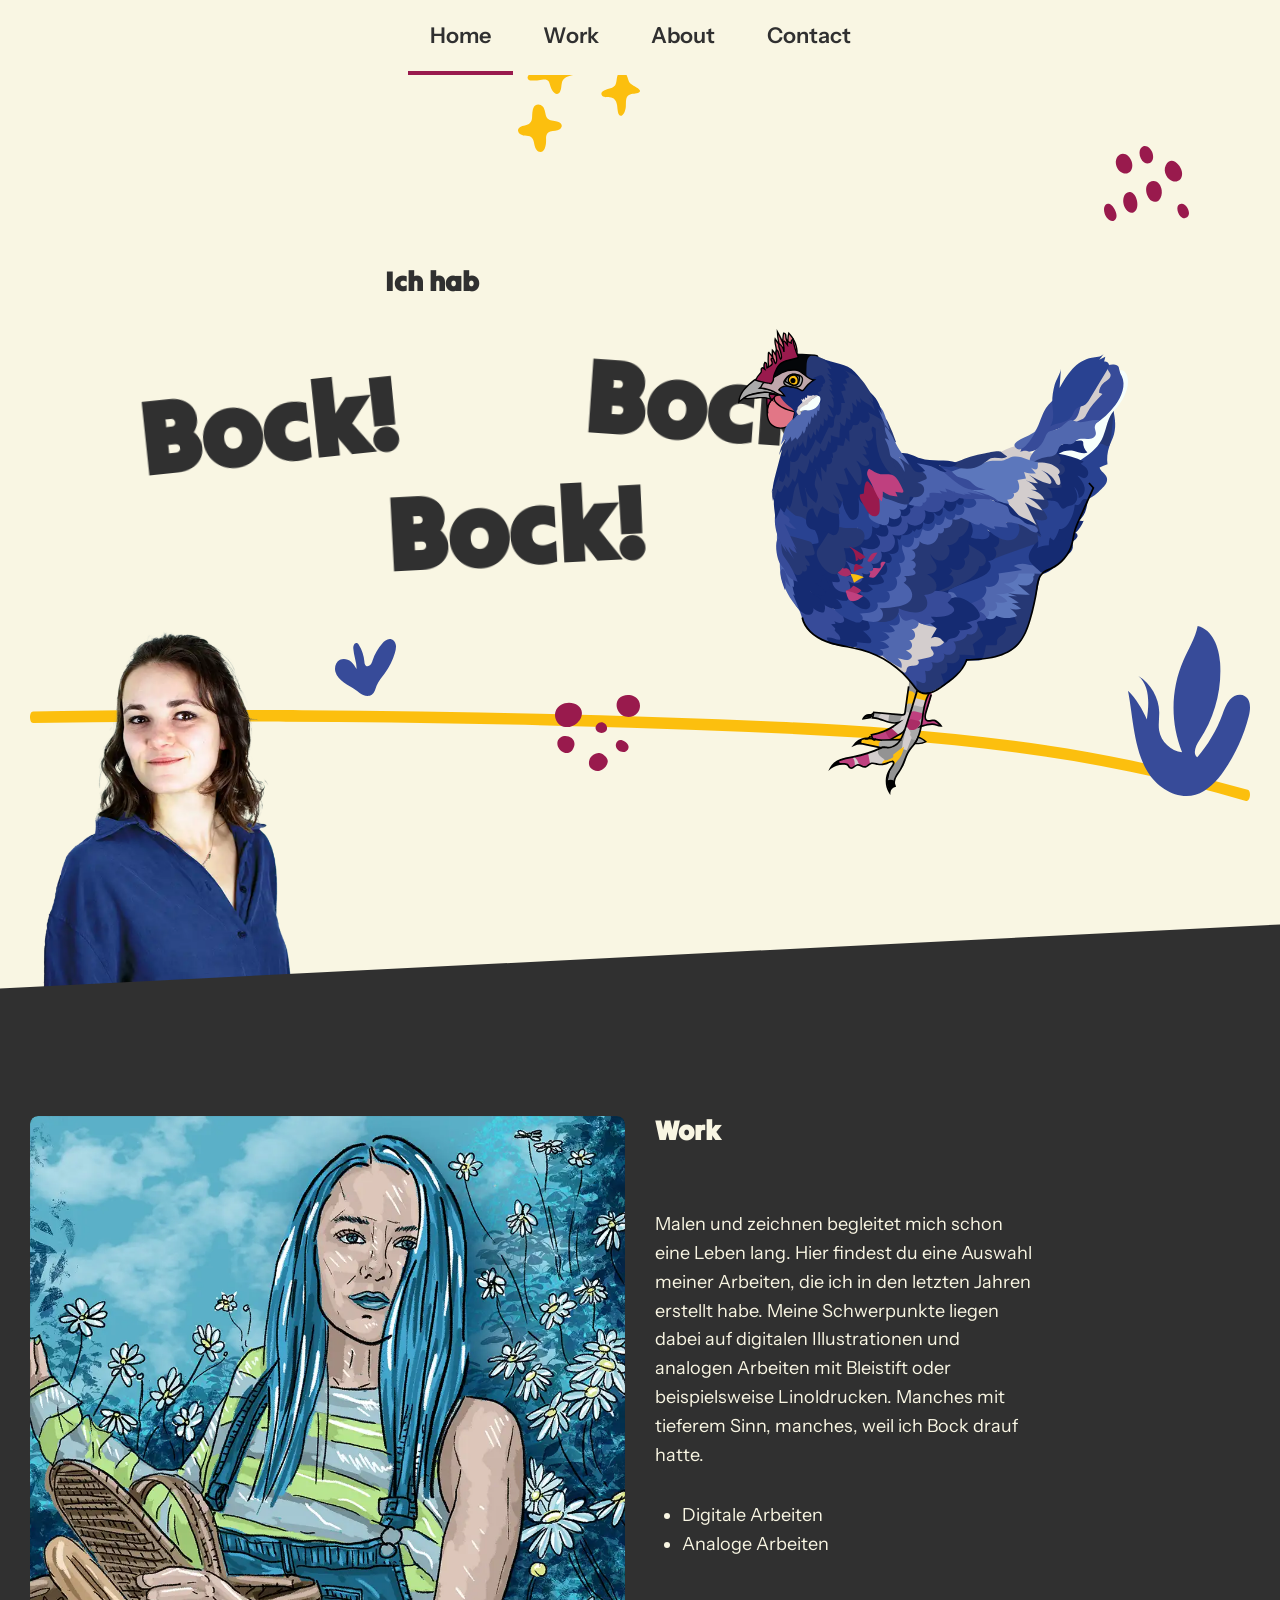
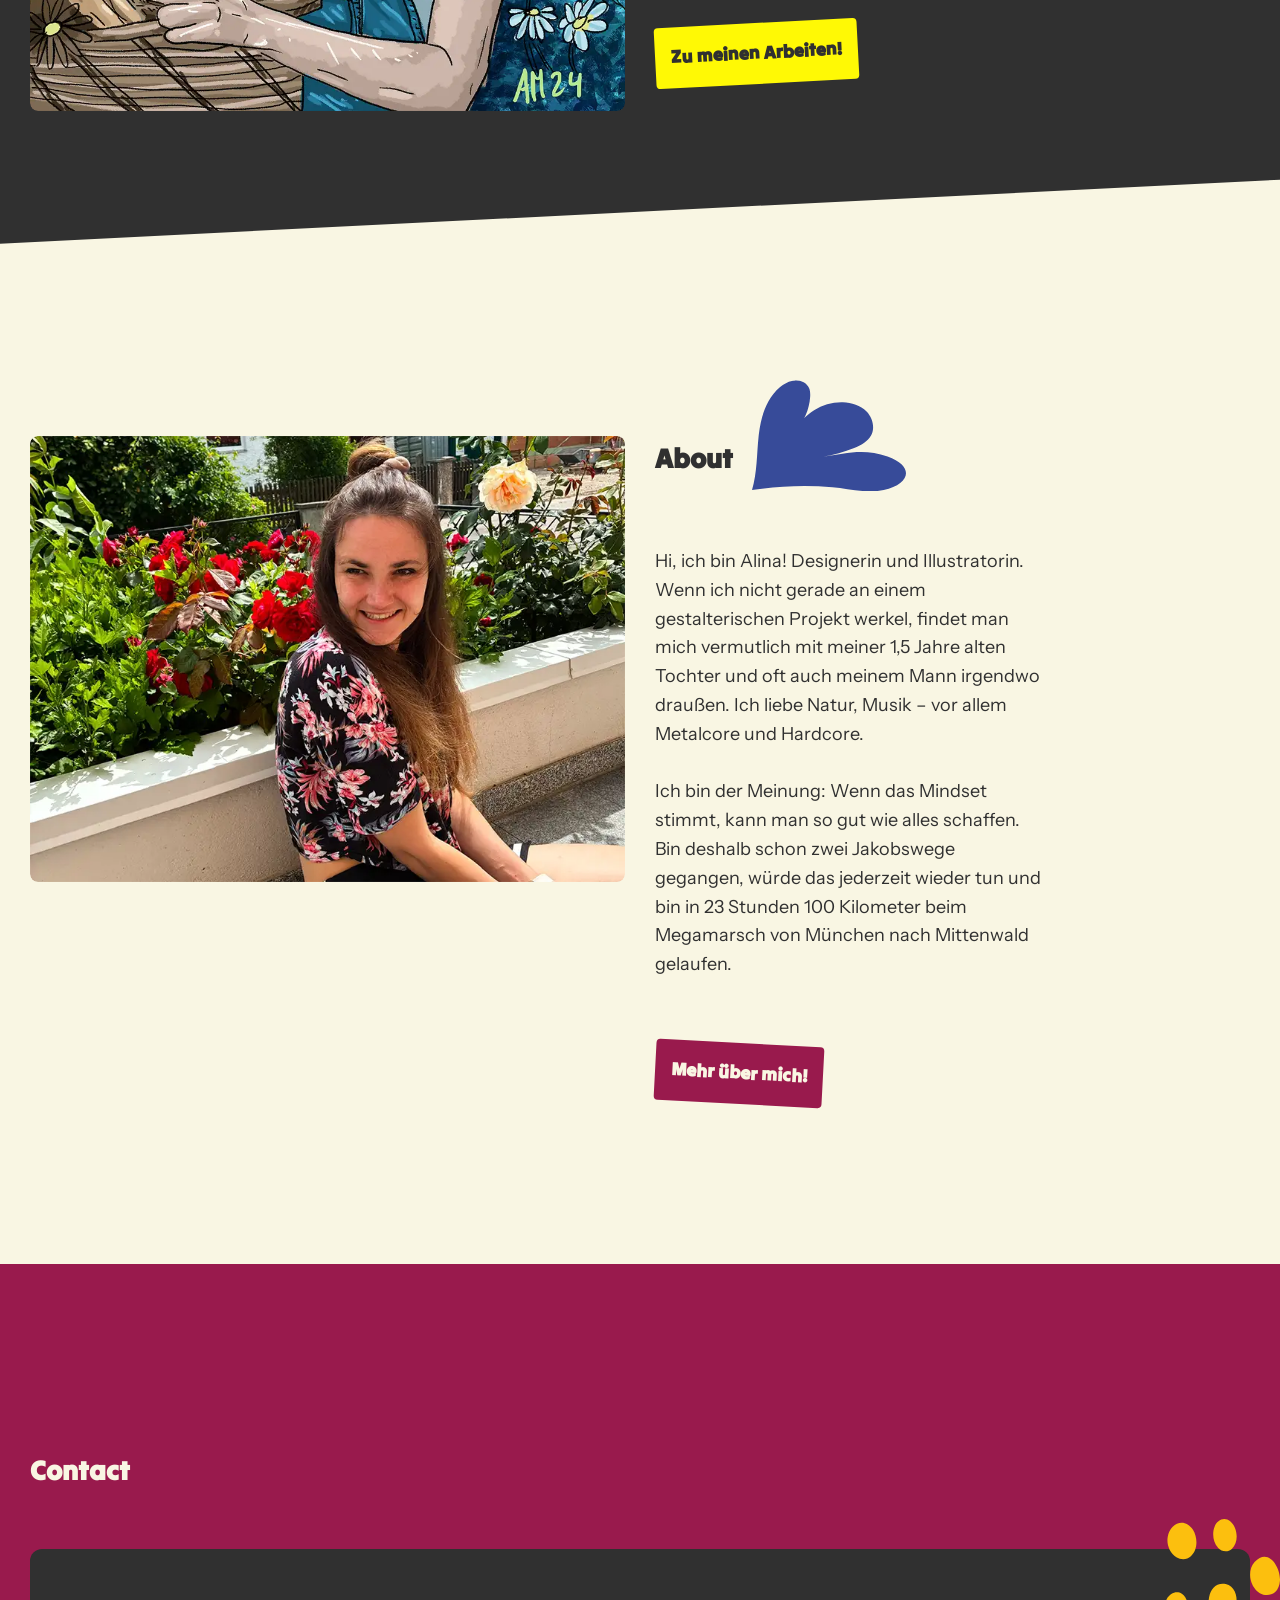
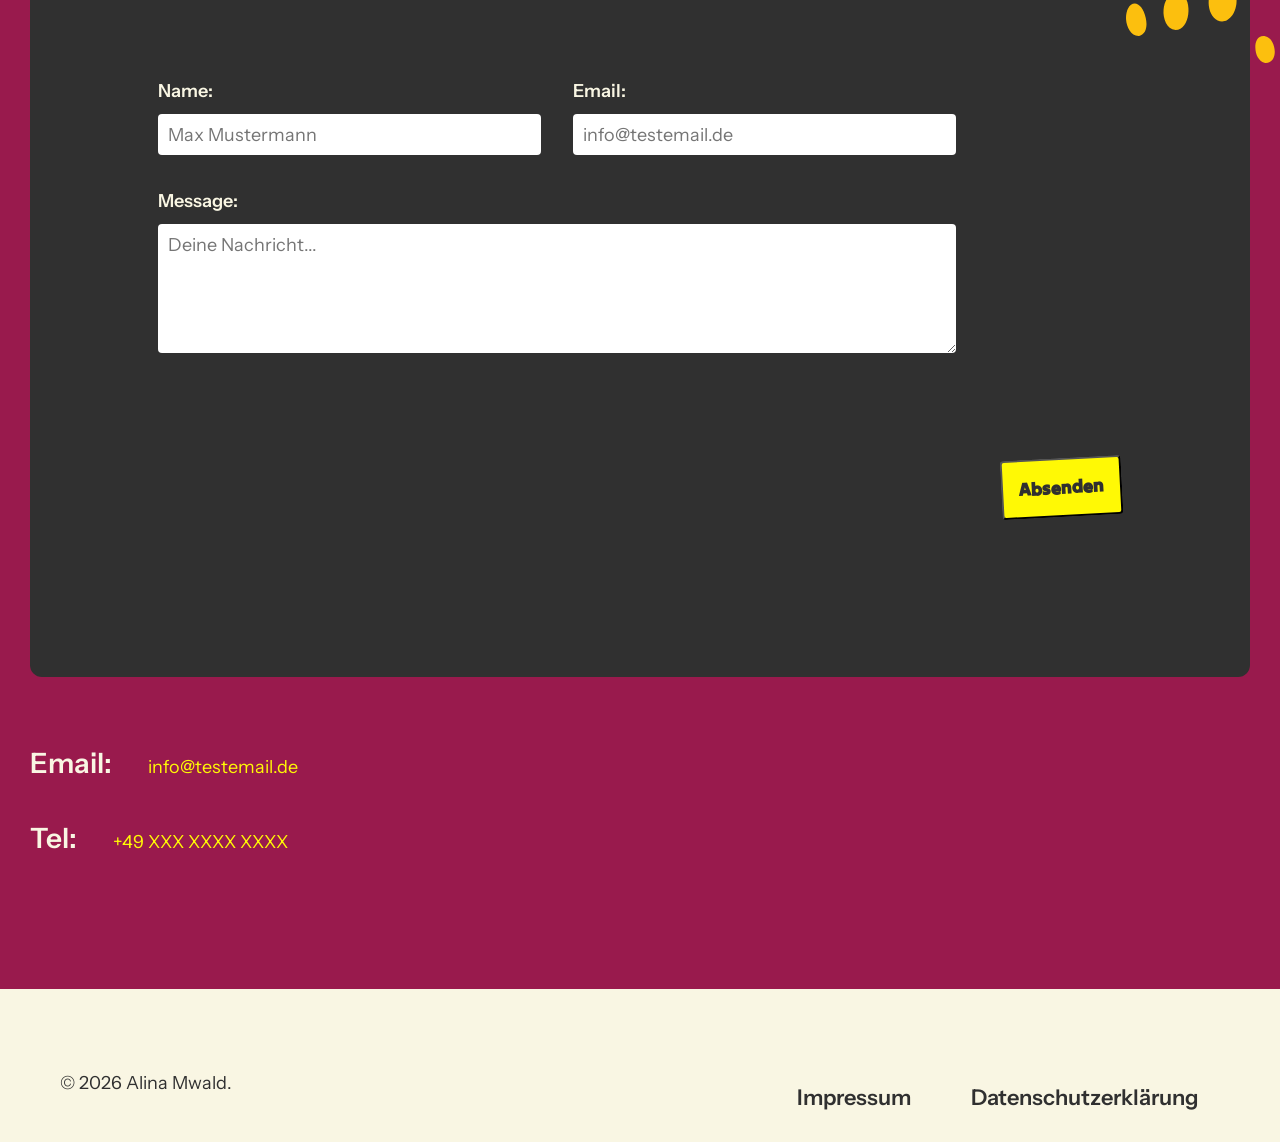
<file: index.html>
<!DOCTYPE html>
<html lang="de">

<head>
    <meta charset="UTF-8">
    <meta name="viewport" content="width=device-width, initial-scale=1.0">
    <meta name="description"
        content="Portfolio von Alina Mald – digitale Illustrationen, analoge Kunst und persönliche Einblicke in kreative Projekte und Inspirationen.">

    <title>Alinas Kunst & Illustration</title>
    <link rel="stylesheet" href="css/main.css">
    <link rel="stylesheet" href="https://cdnjs.cloudflare.com/ajax/libs/font-awesome/4.7.0/css/font-awesome.min.css">
    <script src="js/script.js" defer></script>

    <link rel="icon" href="static/favicon/favicon.ico" sizes="any">
    <link rel="icon" href="static/favicon/favicon.svg" type="image/svg+xml">
    <link rel="apple-touch-icon" href="static/favicon/apple-touch-icon.png">
    <link rel="manifest" href="static/favicon/site.webmanifest">
    <meta name="theme-color" content="#F9F6E3">
</head>

<body>
    <header id="top">
    </header>

    <!-- Main Content -->
    <main>
        <!-- Hero Section -->
        <section class="bg-light" id="hero">
            <div class="container">
                <div class="row">
                    <div class="col-8">
                        <h1 class="hero-heading">Ich hab
                            <span class="word word-1">Bock!</span>
                            <span class="word word-2">Bock!</span>
                            <span class="word word-3">Bock!</span>
                        </h1>
                    </div>
                </div>

                <div class="hero-visual">

                    <img src="static/img/index/hero-person.webp" class="hero-person"
                        alt="Die Künstlerin mit verschränkten Armen, lächelnd">
                    <img src="static/img/index/hero-chicken.svg" class="hero-chicken" alt="Buntes illustriertes Huhn">
                    <img src="static/img/deko/hero-line.svg" class="hero-line" alt="Linie als Boden unter dem Huhn">

                    <!--Decorative Elements, can also be removed, no alt-text needed -->
                    <img src="static/img/deko/stars.svg" class="deco deco-star-1" alt="" aria-hidden="true">
                    <img src="static/img/deko/blobs-pink-1.svg" class="deco deco-blob-1" alt="" aria-hidden="true">
                    <img src="static/img/deko/blobs-pink-2.svg" class="deco deco-blob-2" alt="" aria-hidden="true">
                    <img src="static/img/deko/plant-blue-2.svg" class="deco deco-plant-2" alt="" aria-hidden="true">
                    <img src="static/img/deko/plant-blue-3.svg" class="deco deco-plant-3" alt="" aria-hidden="true">

                </div>

            </div>
        </section>

        <!-- Work Section -->
        <section class="bg-dark slanted-section text-light" id="workOverview">
            <div class="container">
                <div class="row">
                    <div class="col-6 col-tablet-12">
                        <a href="work.html" class="image-wrapper">
                            <img src="static/img/index/work-overview_daisies-longhair-picnic.webp"
                                alt="Digitale Illustration einer Frau die einen korb hält und vor einer Blumenwiese steht">
                        </a>
                    </div>
                    <div class="col-4 col-tablet-12 text-content">
                        <h2 class="text-light section-title">Work</h2>
                        <p>Malen und zeichnen begleitet mich schon eine Leben lang. Hier findest du eine Auswahl meiner
                            Arbeiten, die ich in den letzten Jahren erstellt habe. Meine Schwerpunkte liegen dabei auf
                            digitalen Illustrationen und analogen Arbeiten mit Bleistift oder beispielsweise
                            Linoldrucken. Manches mit tieferem Sinn, manches, weil ich Bock drauf hatte.</p>
                        </p>
                        <ul>
                            <li>Digitale Arbeiten</li>
                            <li>Analoge Arbeiten</li>
                        </ul>
                        <a href="work.html" class="btn btn-primary">
                            Zu meinen Arbeiten!
                            <span class="sr-only"> – Portfolio ansehen</span>
                        </a>
                    </div>
                </div>
            </div>
        </section>

        <!-- About Section -->
        <section class="bg-light">
            <div class="container">
                <div class="row">
                    <div class="col-6 col-tablet-12">
                        <a href="about.html" class="image-wrapper">
                            <img src="static/img/index/about-overview_alina.webp"
                                alt="Porträt von Alina sitzend vor Blumen">
                        </a>
                    </div>

                    <div class="col-4 col-tablet-12">

                        <div class="about-heading">
                            <h2 class="section-title">About</h2>
                            <!--Decorative Elements, can also be removed, no alt-text needed -->
                            <img src="static/img/deko/plant-blue-1.svg" alt="" aria-hidden="true"
                                class="deco-plant-about-overview">
                        </div>

                        <p>
                            Hi, ich bin Alina! Designerin und Illustratorin.
                            Wenn ich nicht gerade an einem gestalterischen Projekt werkel, findet man mich vermutlich
                            mit meiner 1,5 Jahre alten Tochter und oft auch meinem Mann irgendwo draußen.
                            Ich liebe Natur, Musik – vor allem Metalcore und Hardcore. <br><br>
                            Ich bin der Meinung: Wenn das Mindset stimmt, kann man so gut wie alles schaffen.
                            Bin deshalb schon zwei Jakobswege gegangen, würde das jederzeit wieder tun und bin in 23
                            Stunden 100 Kilometer beim Megamarsch von München nach Mittenwald gelaufen.
                        </p>

                        <a href="about.html" class="btn btn-secondary">
                            Mehr über mich!
                        </a>

                    </div>
                </div>
            </div>
            </div>
        </section>

        <!-- Contact Section -->
        <section class="bg-primary text-light" id="contact">
            <div class="container">

                <div class="row">
                    <div class="col-12">
                        <h2 class="section-title">Contact</h2>
                    </div>
                </div>

                <div class="contact-card">

                    <!--Decorative Elements, can also be removed, no alt-text needed -->
                    <img src="static/img/deko/blob-yellow.svg" alt="" aria-hidden="true"
                        class="deco contact-deco deco-wiggle">

                    <form class="contact-form row">

                        <div class="col-5 col-tablet-12">

                            <label for="name">Name:</label>
                            <input id="name" name="name" type="text" autocomplete="name" required aria-required="true"
                                placeholder="Max Mustermann" required>
                        </div>

                        <div class="col-5 col-tablet-12">
                            <label for="email">Email:</label>
                            <input id="email" name="email" type="email" autocomplete="email" required
                                aria-required="true" placeholder="info@testemail.de" required>

                        </div>

                        <div class="col-10 col-tablet-12">
                            <label for="message" name="message">Message:</label>
                            <textarea id="message" rows="5" autocomplete="off"
                                placeholder="Deine Nachricht..."></textarea>
                        </div>

                        <div class="col-12 contact-actions">
                            <button class="btn btn-primary" type="submit">Absenden</button>
                        </div>

                    </form>

                </div>


                <div class="row">
                    <div class="col-12">
                        <adress class="contact-label">Email:</adress>
                        <a href="mailto:info@testemail.de">info@testemail.de</a>
                    </div>
                    <div class="col-12">
                        <adress class="contact-label"> Tel:</adress>
                        <a href="tel:+49xxxxxxxxxxx"> +49 XXX XXXX XXXX </a>
                    </div>
                </div>
            </div>
        </section>
    </main>

    <footer class="container">
    </footer>

</body>

</html>
</file>
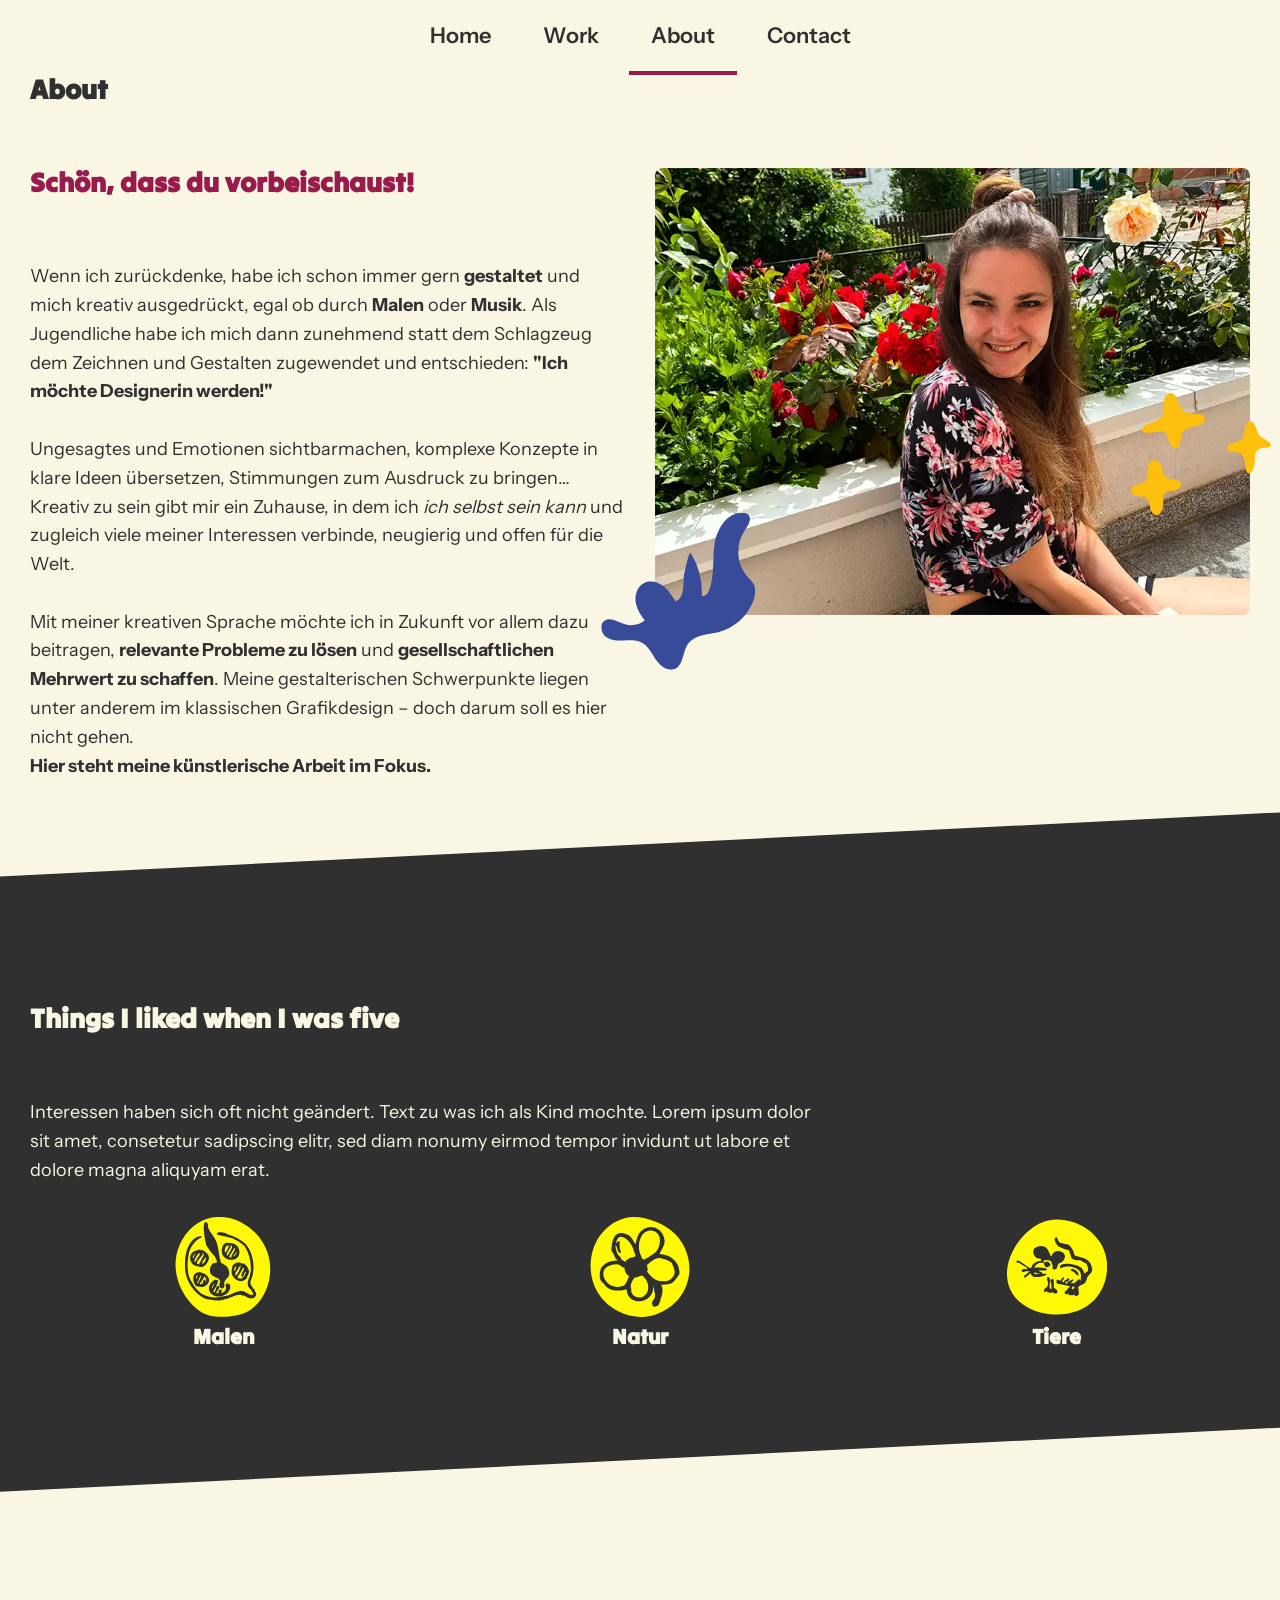
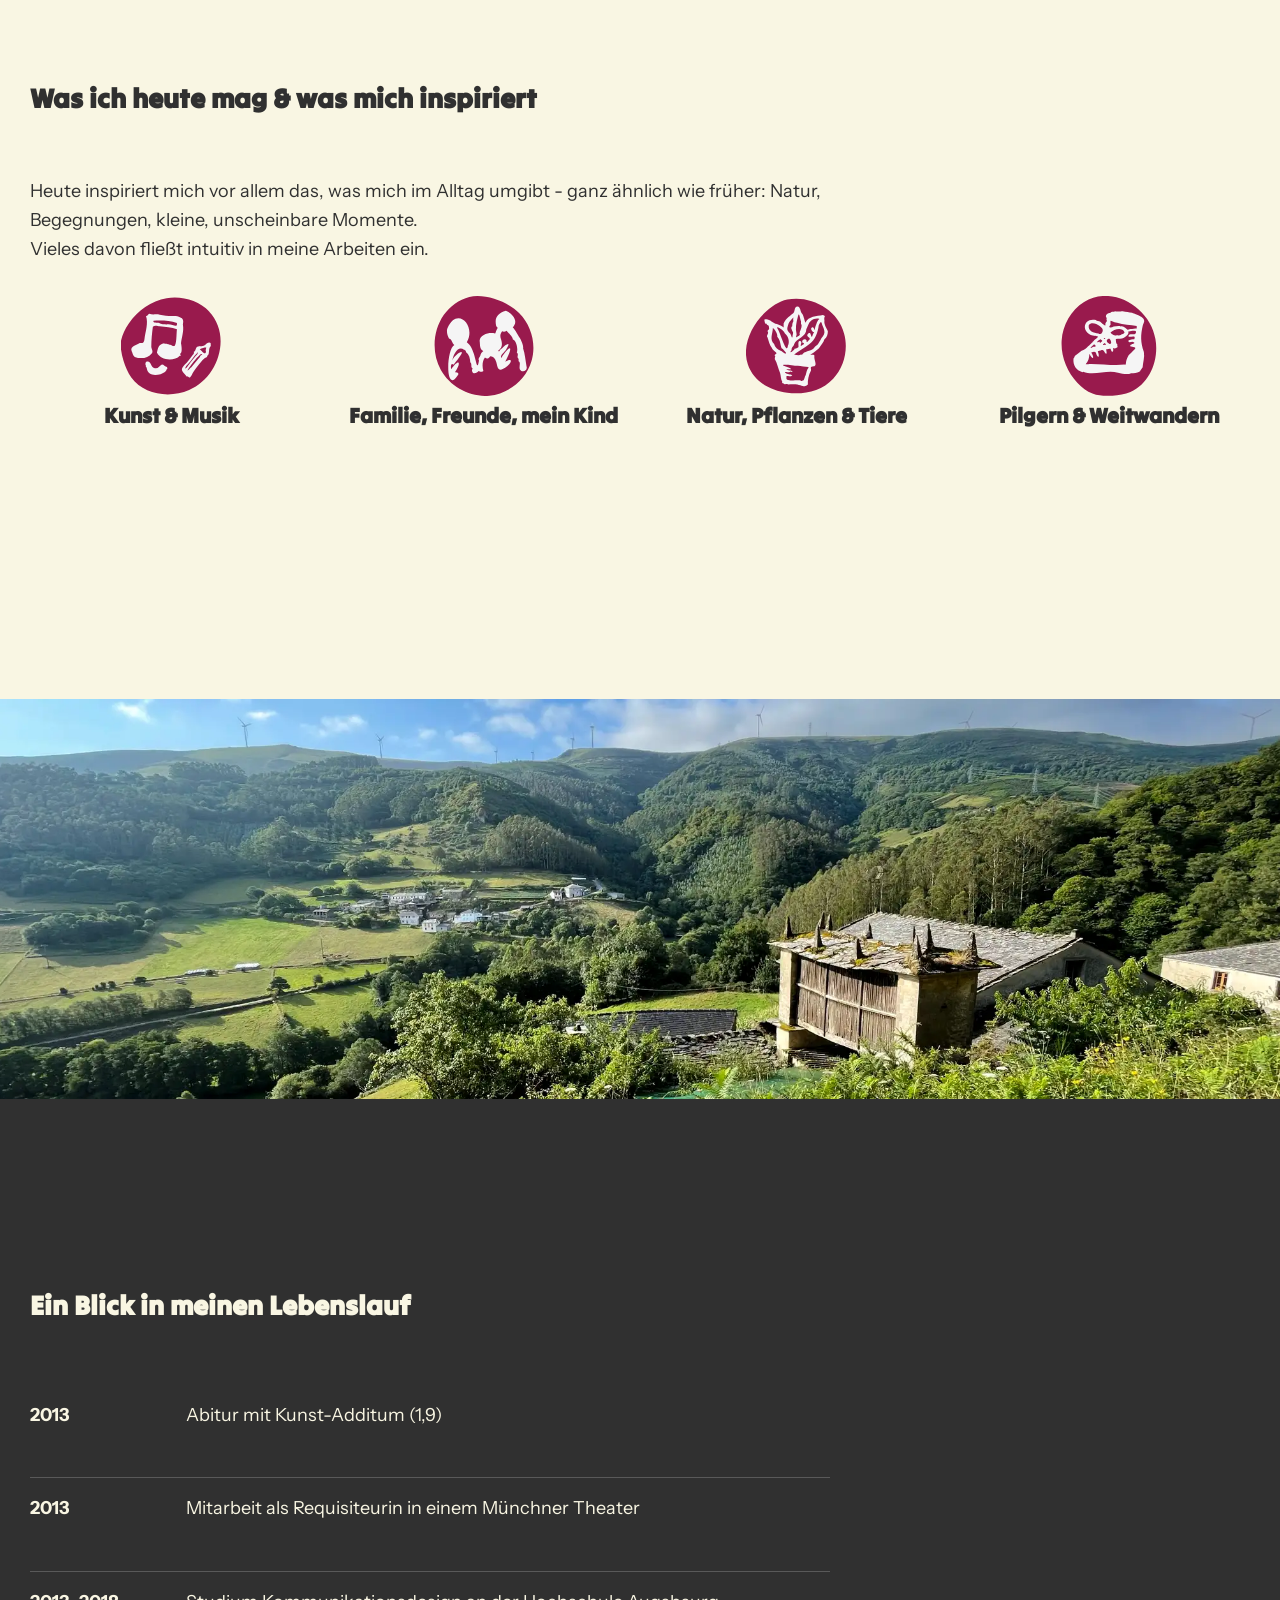
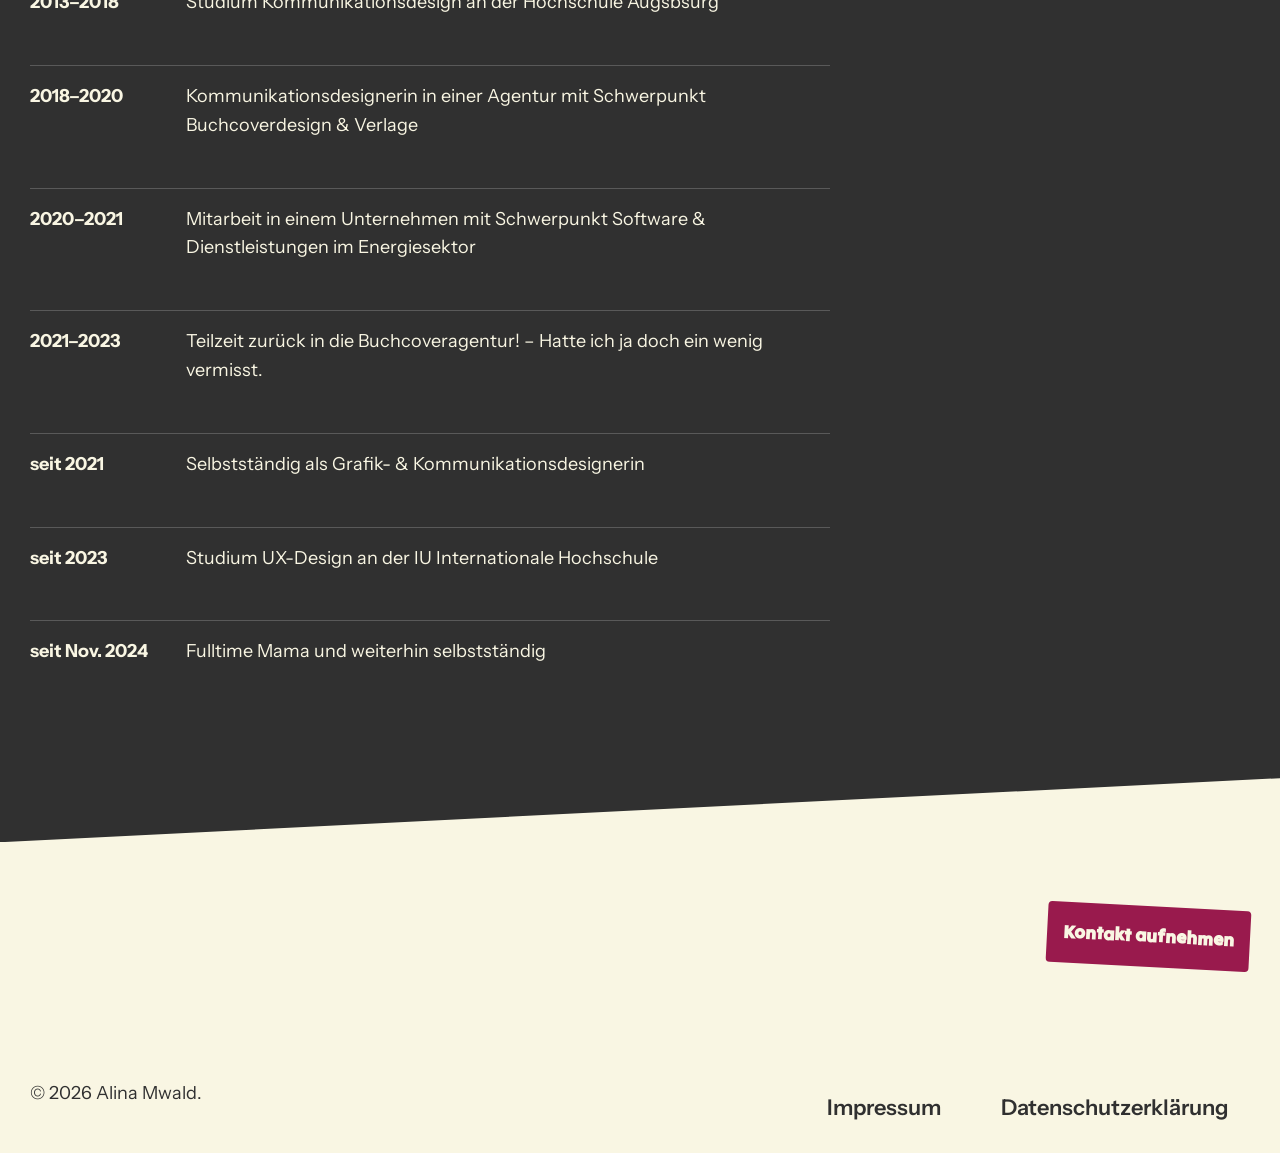
<file: about.html>
<!DOCTYPE html>
<html lang="de">

<head>
    <meta charset="UTF-8">
    <meta name="viewport" content="width=device-width, initial-scale=1.0">
    <meta name="description"
        content="Alina Mirwald – Designerin, Illustratorin und kreative Alltagsentdeckerin mit Leidenschaft für Kunst, Natur und Geschichten.">

    <title>Persönliche Informationen über die Künstlerin</title>
    <link rel="stylesheet" href="css/main.css">
    <link rel="stylesheet" href="https://cdnjs.cloudflare.com/ajax/libs/font-awesome/4.7.0/css/font-awesome.min.css">
    <script src="js/script.js" defer></script>

    <link rel="icon" href="static/favicon/favicon.ico" sizes="any">
    <link rel="icon" href="static/favicon/favicon.svg" type="image/svg+xml">
    <link rel="apple-touch-icon" href="static/favicon/apple-touch-icon.png">
    <link rel="manifest" href="static/favicon/site.webmanifest">
    <meta name="theme-color" content="#F9F6E3">
</head>

<body>
    <header id="top">
    </header>

    <!-- Main Content -->
    <main>
        <section class="container wrapper">
            <h1 class="col-12 h1-subpage">About</h1>
            <div class="row">
                <div class="col-4 col-tablet-12 special-breakpoint text-content">
                    <h2 class="section-title text-pink">Schön, dass du vorbeischaust!</h2>
                    <p>
                        Wenn ich zurückdenke, habe ich schon immer gern <strong>gestaltet</strong> und mich kreativ
                        ausgedrückt, egal ob durch <strong>Malen</strong> oder <strong>Musik</strong>.
                        Als Jugendliche habe ich mich dann zunehmend statt dem Schlagzeug dem Zeichnen und
                        Gestalten zugewendet und entschieden:
                        <strong>"Ich möchte Designerin werden!"</strong><br><br>

                        Ungesagtes und Emotionen sichtbarmachen, komplexe Konzepte in
                        klare Ideen übersetzen, Stimmungen zum Ausdruck zu bringen…
                        Kreativ zu sein gibt mir ein Zuhause, in dem ich <em>ich selbst sein kann</em> und zugleich
                        viele meiner Interessen verbinde, neugierig und offen für die Welt.<br><br>

                        Mit meiner kreativen Sprache möchte ich in Zukunft vor allem dazu beitragen, <strong>relevante
                            Probleme zu lösen</strong> und <strong>gesellschaftlichen Mehrwert zu schaffen</strong>.
                        Meine gestalterischen Schwerpunkte liegen unter anderem im klassischen Grafikdesign – doch darum
                        soll es hier nicht gehen.<br>
                        <strong>Hier steht meine künstlerische Arbeit im Fokus.</strong>
                    </p>

                </div>

                <div class="col-8 col-tablet-12 special-breakpoint">
                    <div class="image-wrapper">
                        <img src="static/img/index/about-overview_alina.webp" alt="Porträt von Alina sitzend vor Blumen"
                            loading="lazy">
                    </div>

                    <!--Decorative Element, can also be removed, no alt-text needed-->
                    <div class="wrapper">
                        <img src="static/img/deko/plant-blue-4.svg" alt="" class="deco deco-plant-about deco-wiggle"
                            aria-hidden="true">
                    </div>
                    <div class="wrapper">
                        <img src="static/img/deko/stars.svg" alt="" class="deco deco-stars-about" aria-hidden="true">
                    </div>
                </div>

            </div>
        </section>

        <!-- Interests as a child section -->
        <section class="bg-dark slanted-section text-light">
            <div class="container">
                <div class="row">
                    <div class="col-8">
                        <h2 lang="en" class="section-title">Things I liked when I was five</h2>
                        <p>Interessen haben sich oft nicht geändert.
                            Text zu was ich als Kind mochte.
                            Lorem ipsum dolor sit amet, consetetur sadipscing elitr,
                            sed diam nonumy eirmod tempor invidunt ut labore et dolore
                            magna aliquyam erat.</p>
                    </div>
                </div>

                <ul class="row interests-list">
                    <li class="col-4">
                        <article class="interest">
                            <img src="static/icons/icon-paint-yellow.svg"
                                alt="Icon eines Pinsels und einer Farbpalette">
                            <h3>Malen</h3>
                        </article>
                    </li>
                    <li class="col-4">
                        <article class="interest">
                            <img src="static/icons/icon-play-in-nature-yellow.svg" alt="Icon einer Blume">
                            <h3>Natur</h3>
                        </article>
                    </li>
                    <li class="col-4">
                        <article class="interest">
                            <img src="static/icons/icon-animals-yellow.svg" alt="Icon eines Tieres">
                            <h3>Tiere</h3>
                        </article>
                    </li>
                </ul>

            </div>
        </section>

        <!-- Interests and Inspirations now -->
        <section>
            <div class="container">
                <div class="row">
                    <div class="col-8">
                        <h2 class="section-title">Was ich heute mag & was mich inspiriert</h2>
                        <p>
                            Heute inspiriert mich vor allem das, was mich im Alltag umgibt - ganz ähnlich wie früher:
                            Natur, Begegnungen, kleine, unscheinbare Momente. <br>
                            Vieles davon fließt intuitiv in meine Arbeiten ein.
                        </p>
                        </p>
                    </div>
                </div>

                <ul class="row interests-list">
                    <li class="col-4 col-desktop-3">
                        <article class="interest">
                            <img src="static/icons/icon-art-music-pink.svg"
                                alt="Icon einer Note als Augen mit lächendem Mund">
                            <h3>Kunst & Musik</h3>
                        </article>
                    </li>
                    <li class="col-4 col-desktop-3">
                        <article class="interest">
                            <img src="static/icons/icon-social-contacts-pink.svg" alt="Icon einer Familie">
                            <h3>Familie, Freunde, mein Kind</h3>
                        </article>
                    </li>
                    <li class="col-4 col-desktop-3">
                        <article class="interest">
                            <img src="static/icons/icon-nature-animals-pink.svg" alt="Icon einer Pflanze">
                            <h3>Natur, Pflanzen & Tiere</h3>
                        </article>
                    </li>
                    <li class="col-4 col-desktop-3">
                        <article class="interest">
                            <img src="static/icons/icon-hiking-pilgrimage-pink.svg" alt="Icon von Wanderschuhen">
                            <h3>Pilgern & Weit&shywandern</h3>
                        </article>
                    </li>
                </ul>

            </div>
        </section>

        <section class="hero-img-fullscreen">
            <img src="static/img/about/camino-de-santiago-mondonedo.webp" class="hero-img"
                alt="Aussicht über die Kleinstadt Mondoñedo auf dem Jakobsweg (Camino del Norte)" loading="lazy">
        </section>


        <!-- Lebenslauf -->
        <section class="bg-dark slanted-bottom cv-section">
            <div class="container text-light">

                <div class="row">
                    <div class="col-12">
                        <h2 class="section-title">Ein Blick in meinen Lebenslauf</h2>
                    </div>
                </div>

                <div class="cv">

                    <div class="cv-item">
                        <span class="cv-date">2013</span>
                        <p>Abitur mit Kunst-Additum (1,9)</p>
                    </div>

                    <hr>

                    <div class="cv-item">
                        <span class="cv-date">2013</span>
                        <p>Mitarbeit als Requisiteurin in einem Münchner Theater</p>
                    </div>

                    <hr>

                    <div class="cv-item">
                        <span class="cv-date">2013–2018</span>
                        <p>Studium Kommunikationsdesign an der Hochschule Augsbsurg</p>
                    </div>

                    <hr>

                    <div class="cv-item">
                        <span class="cv-date">2018–2020</span>
                        <p>Kommunikationsdesignerin in einer Agentur mit Schwerpunkt Buchcoverdesign & Verlage</p>
                    </div>

                    <hr>

                    <div class="cv-item">
                        <span class="cv-date">2020–2021</span>
                        <p>Mitarbeit in einem Unternehmen mit Schwerpunkt Software & Dienstleistungen im Energiesektor
                        </p>
                    </div>

                    <hr>

                    <div class="cv-item">
                        <span class="cv-date">2021–2023</span>
                        <p>Teilzeit zurück in die Buchcoveragentur! – Hatte ich ja doch ein wenig vermisst.</p>
                    </div>

                    <hr>

                    <div class="cv-item">
                        <span class="cv-date">seit 2021</span>
                        <p>Selbstständig als Grafik- & Kommunikationsdesignerin</p>
                    </div>

                    <hr>

                    <div class="cv-item">
                        <span class="cv-date">seit 2023</span>
                        <p>Studium UX-Design an der IU Internationale Hochschule</p>
                    </div>

                    <hr>

                    <div class="cv-item">
                        <span class="cv-date">seit Nov. 2024</span>
                        <p>Fulltime Mama und weiterhin selbstständig</p>
                    </div>

                </div>

            </div>
        </section>

        <div class="container contact-actions">
            <a href="index.html#contact" class="col-12 btn btn-secondary">
                Kontakt aufnehmen
            </a>
        </div>

    </main>

    <footer>
    </footer>

</body>

</html>
</file>
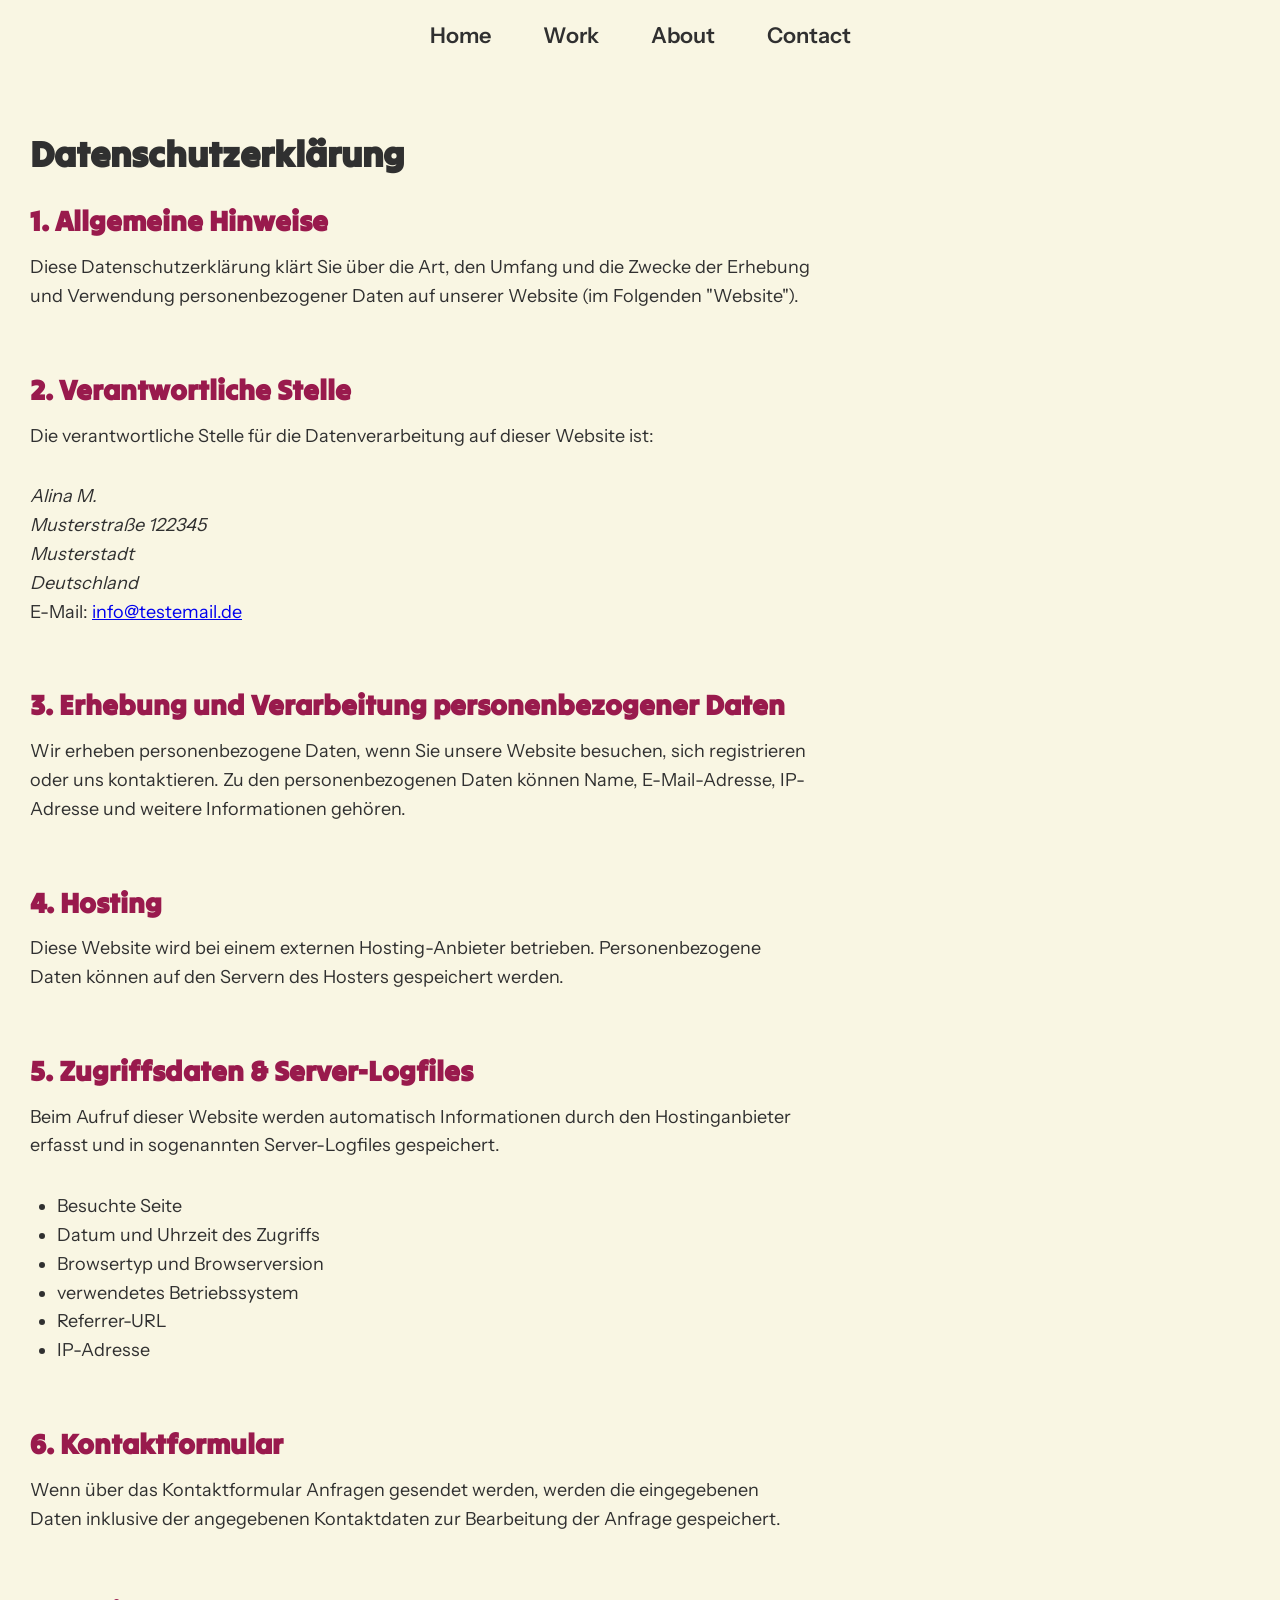
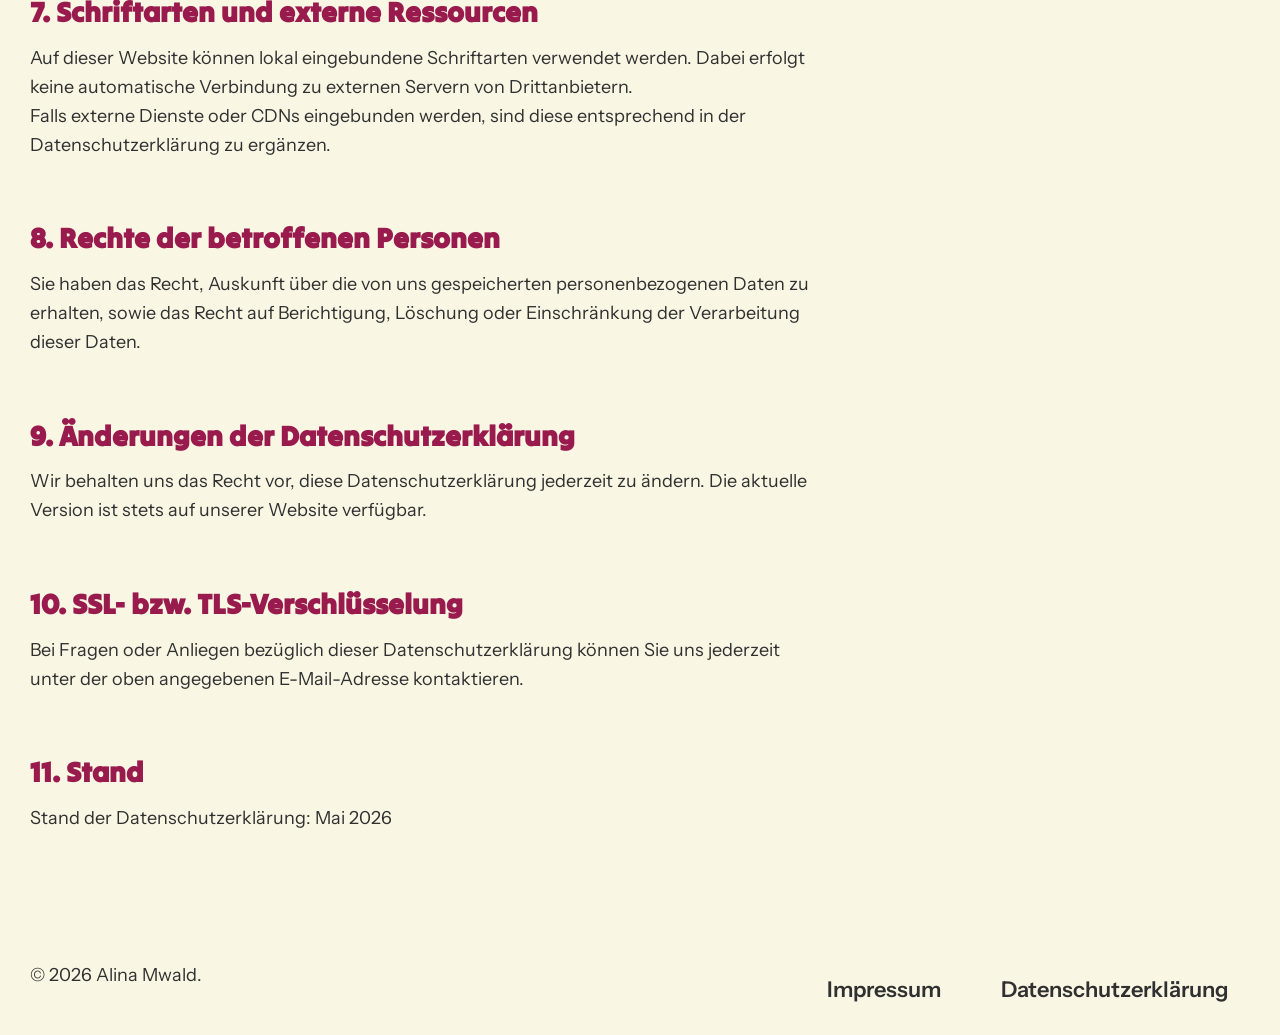
<file: dataprotection.html>
<!DOCTYPE html>
<html lang="de">

<head>
    <meta charset="UTF-8">
    <meta name="viewport" content="width=device-width, initial-scale=1.0">
    <title>Datenschutzerklärung</title>
    <link rel="stylesheet" href="css/main.css">
    <link rel="stylesheet" href="https://cdnjs.cloudflare.com/ajax/libs/font-awesome/4.7.0/css/font-awesome.min.css">
    <script src="js/script.js" defer></script>

    <link rel="icon" href="static/favicon/favicon.ico" sizes="any">
    <link rel="icon" href="static/favicon/favicon.svg" type="image/svg+xml">
    <link rel="apple-touch-icon" href="static/favicon/apple-touch-icon.png">
    <link rel="manifest" href="static/favicon/site.webmanifest">
    <meta name="theme-color" content="#F9F6E3">
</head>

<body class="bg-light">

    <header id="top">
    </header>

    <div class="container">
        <div class="row text-content">
            <div class="col-12">
                <h1>Datenschutz<wbr>erklärung</h1>

                <section class="section-xs">
                    <h2 class="h5">1. Allgemeine Hinweise</h2>
                    <p>Diese Datenschutzerklärung klärt Sie über die Art, den Umfang und die Zwecke der Erhebung und
                        Verwendung personenbezogener Daten auf unserer Website (im Folgenden "Website").</p>
                </section>

                <section class="section-xs">
                    <h2 class="h5">2. Verantwortliche Stelle</h2>
                    <p>Die verantwortliche Stelle für die Datenverarbeitung auf dieser Website ist:</p>
                    <address>
                        Alina M. <br>
                        Musterstraße 122345 <br>
                        Musterstadt <br>
                        Deutschland
                    </address>
                    <p> E-Mail:
                        <a href="mailto:info@testemail.de">
                            info@testemail.de
                        </a>
                    </p>
                </section>

                <section class="section-xs">
                    <h2 class="h5 ">3. Erhebung und Verarbeitung personenbezogener Daten</h2>
                    <p>Wir erheben personenbezogene Daten, wenn Sie unsere Website besuchen, sich registrieren oder
                        uns kontaktieren. Zu den personenbezogenen Daten können Name, E-Mail-Adresse, IP-Adresse und
                        weitere Informationen gehören.</p>
                </section>

                <section class="section-xs">
                    <h2 class="h5">
                        4. Hosting
                    </h2>
                    <p>Diese Website wird bei einem externen Hosting-Anbieter betrieben.
                        Personenbezogene Daten können auf den Servern des Hosters
                        gespeichert werden.
                    </p>
                </section>

                <section class="section-xs">
                    <h2 class="h5">5. Zugriffsdaten & Server-Logfiles</h2>
                    <p>
                        Beim Aufruf dieser Website werden automatisch Informationen
                        durch den Hostinganbieter erfasst und in sogenannten
                        Server-Logfiles gespeichert.
                    </p>
                    <ul>
                        <li>Besuchte Seite</li>
                        <li>Datum und Uhrzeit des Zugriffs</li>
                        <li>Browsertyp und Browserversion</li>
                        <li>verwendetes Betriebssystem</li>
                        <li>Referrer-URL</li>
                        <li>IP-Adresse</li>
                    </ul>
                </section>

                <section class="section-xs">
                    <h2 class="h5">6. Kontaktformular</h2>
                    <p>
                        Wenn über das Kontaktformular Anfragen gesendet werden,
                        werden die eingegebenen Daten inklusive der angegebenen
                        Kontaktdaten zur Bearbeitung der Anfrage gespeichert.
                    </p>
                </section>

                <section class="section-xs">
                    <h2 class="h5">7. Schriftarten und externe Ressourcen</h2>
                    <p>
                        Auf dieser Website können lokal eingebundene Schriftarten verwendet werden. Dabei erfolgt keine
                        automatische Verbindung zu externen Servern von Drittanbietern.
                        <br>Falls externe Dienste oder CDNs eingebunden werden, sind diese entsprechend in der
                        Datenschutzerklärung zu ergänzen.
                    </p>
                </section>

                <section class="section-xs">
                    <h2 class="h5">8. Rechte der betroffenen Personen</h2>
                    <p>Sie haben das Recht, Auskunft über die von uns gespeicherten personenbezogenen Daten zu erhalten,
                        sowie das Recht auf Berichtigung, Löschung oder Einschränkung der Verarbeitung dieser Daten.</p>
                </section>

                <section class="section-xs">
                    <h2 class="h5">9. Änderungen der Datenschutzerklärung</h2>
                    <p>Wir behalten uns das Recht vor, diese Datenschutzerklärung jederzeit zu ändern. Die aktuelle
                        Version ist stets auf unserer Website verfügbar.</p>
                </section>

                <section class="section-xs">
                    <h2 class="h5">10. SSL- bzw. TLS-Verschlüsselung</h2>
                    <p>Bei Fragen oder Anliegen bezüglich dieser Datenschutzerklärung können Sie uns jederzeit unter der
                        oben angegebenen E-Mail-Adresse kontaktieren.</p>
                </section>

                <section class="section-xs">
                    <h2 class="h5">11. Stand</h2>
                    <p>Stand der Datenschutzerklärung: Mai 2026</p>
                </section>

            </div>
        </div>
    </div>

    <!--Footer-->
    <footer>
    </footer>

</body>

</html>
</file>
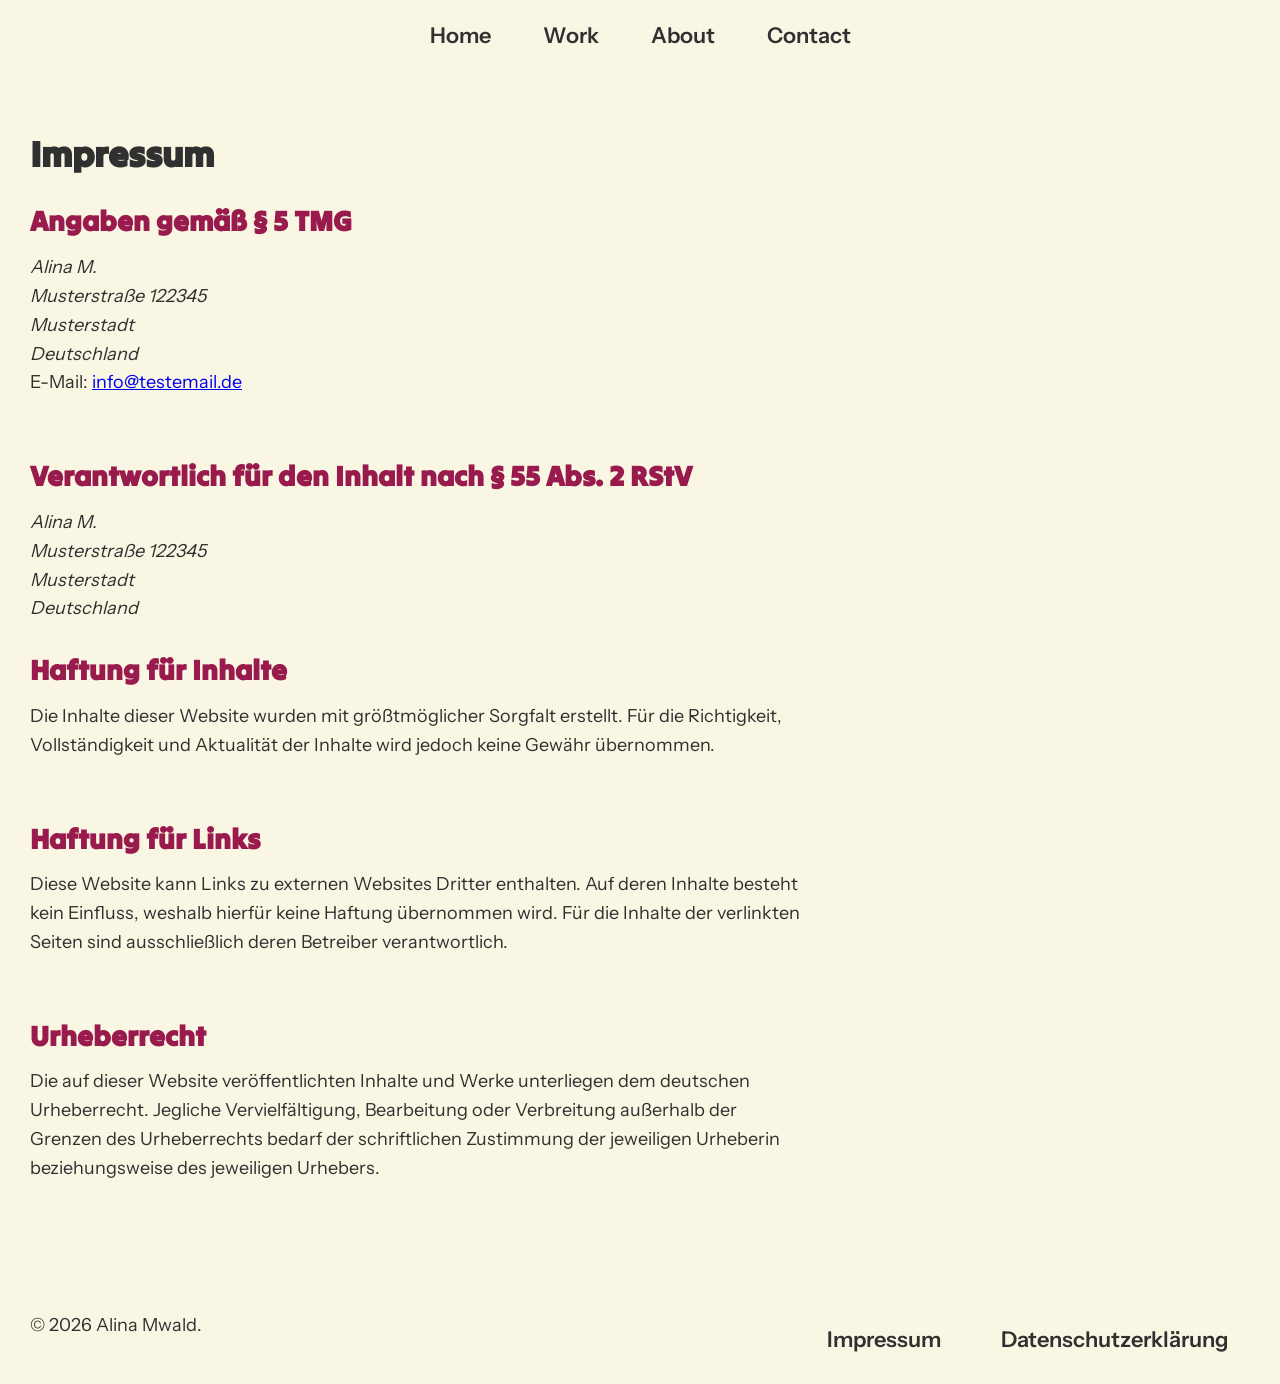
<file: imprint.html>
<!DOCTYPE html>
<html lang="de">

<head>
    <meta charset="UTF-8">
    <meta name="viewport" content="width=device-width, initial-scale=1.0">
    <title>Impressum</title>
    <link rel="stylesheet" href="css/main.css">
    <link rel="stylesheet" href="https://cdnjs.cloudflare.com/ajax/libs/font-awesome/4.7.0/css/font-awesome.min.css">
    <script src="js/script.js" defer></script>

    <link rel="icon" href="static/favicon/favicon.ico" sizes="any">
    <link rel="icon" href="static/favicon/favicon.svg" type="image/svg+xml">
    <link rel="apple-touch-icon" href="static/favicon/apple-touch-icon.png">
    <link rel="manifest" href="static/favicon/site.webmanifest">
    <meta name="theme-color" content="#F9F6E3">
</head>

<body class="bg-light">

    <header id="top">
    </header>

    <div class="container">
        <div class="row text-content">
            <div class="col-12">
                <h1>Impressum</h1>
                <section class="section-xs">
                    <h2 class="h5">Angaben gemäß § 5 TMG</h2>
                    <address>
                        Alina M. <br>
                        Musterstraße 122345 <br>
                        Musterstadt <br>
                        Deutschland
                    </address>
                    <p> E-Mail:
                        <a href="mailto:info@testemail.de">
                            info@testemail.de
                        </a>
                    </p>
                </section>
                <section class="section-xs">
                    <h2 class="h5">Verantwortlich für den Inhalt nach § 55 Abs. 2 RStV</h2>
                    <address>
                        Alina M. <br>
                        Musterstraße 122345 <br>
                        Musterstadt <br>
                        Deutschland
                    </address>
                </section>
                <section class="section-xs">
                    <h2 class="h5">Haftung für Inhalte</h2>
                    <p>Die Inhalte dieser Website wurden mit größtmöglicher Sorgfalt erstellt. Für die Richtigkeit,
                        Vollständigkeit und Aktualität der Inhalte wird jedoch keine Gewähr übernommen.</p>
                </section>
                <section class="section-xs">
                    <h2 class="h5">Haftung für Links</h2>
                    <p>Diese Website kann Links zu externen Websites Dritter enthalten. Auf deren Inhalte besteht kein
                        Einfluss, weshalb hierfür keine Haftung übernommen wird. Für die Inhalte der verlinkten Seiten
                        sind
                        ausschließlich deren Betreiber verantwortlich.</p>
                </section>
                <section class="section-xs">
                    <h2 class="h5">Urheberrecht</h2>
                    <p>Die auf dieser Website veröffentlichten Inhalte und Werke unterliegen dem deutschen Urheberrecht.
                        Jegliche Vervielfältigung, Bearbeitung oder Verbreitung außerhalb der Grenzen des Urheberrechts
                        bedarf der schriftlichen Zustimmung der jeweiligen Urheberin beziehungsweise des jeweiligen
                        Urhebers.</p>
                </section>
            </div>
        </div>
    </div>

    <!--Footer-->
    <footer>
    </footer>

</body>

</html>
</file>
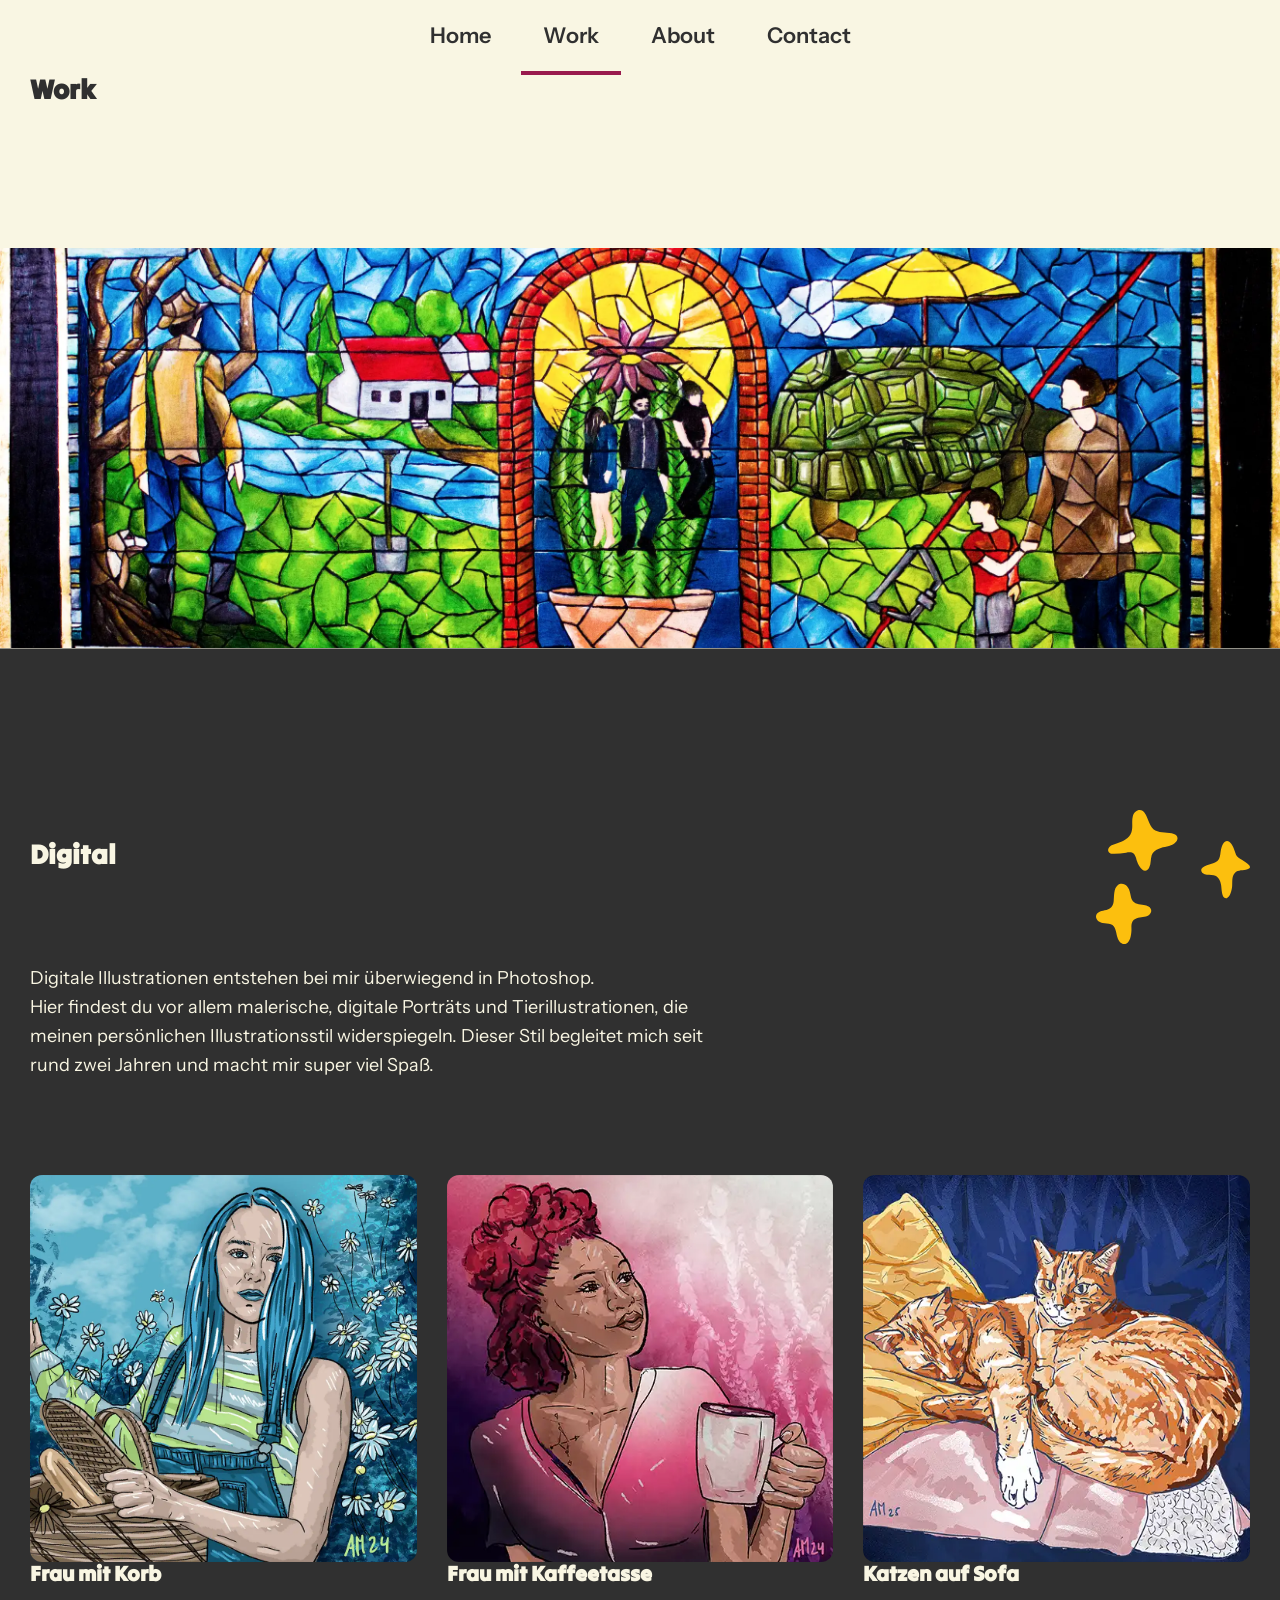
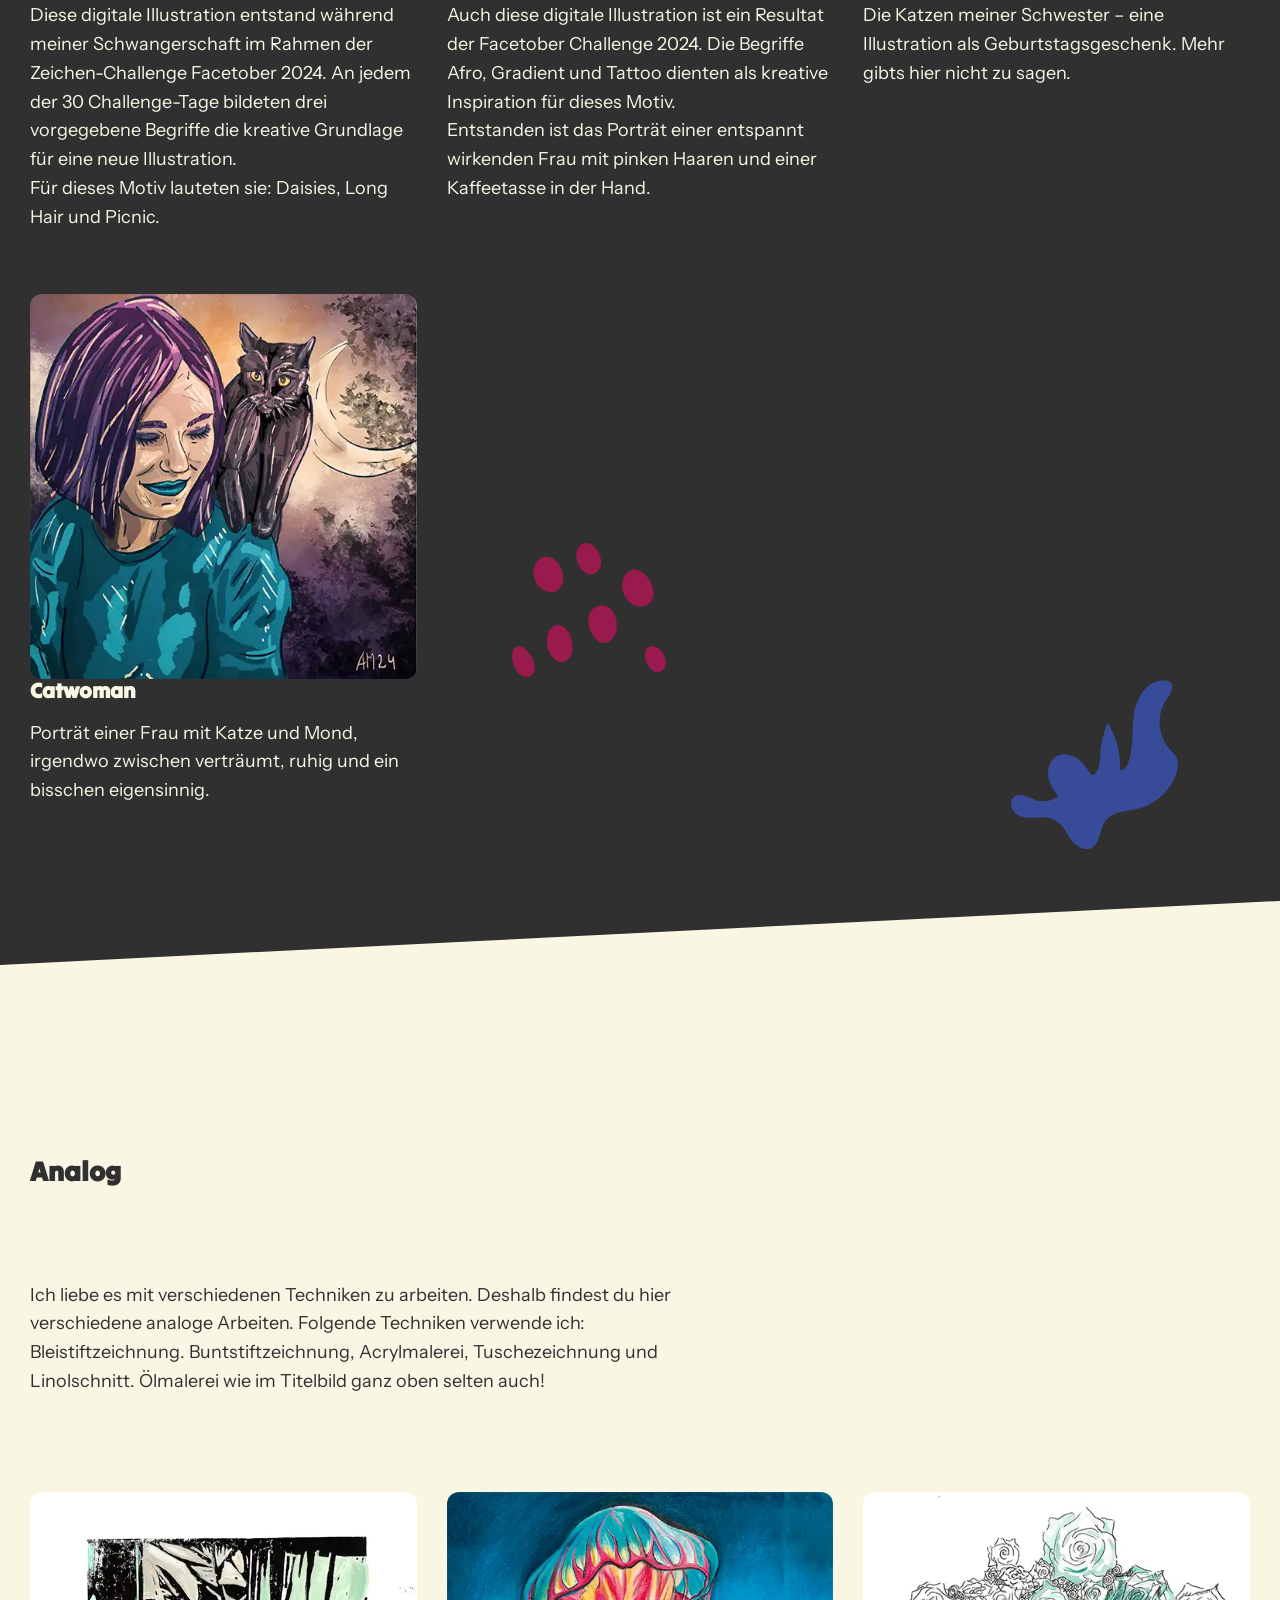
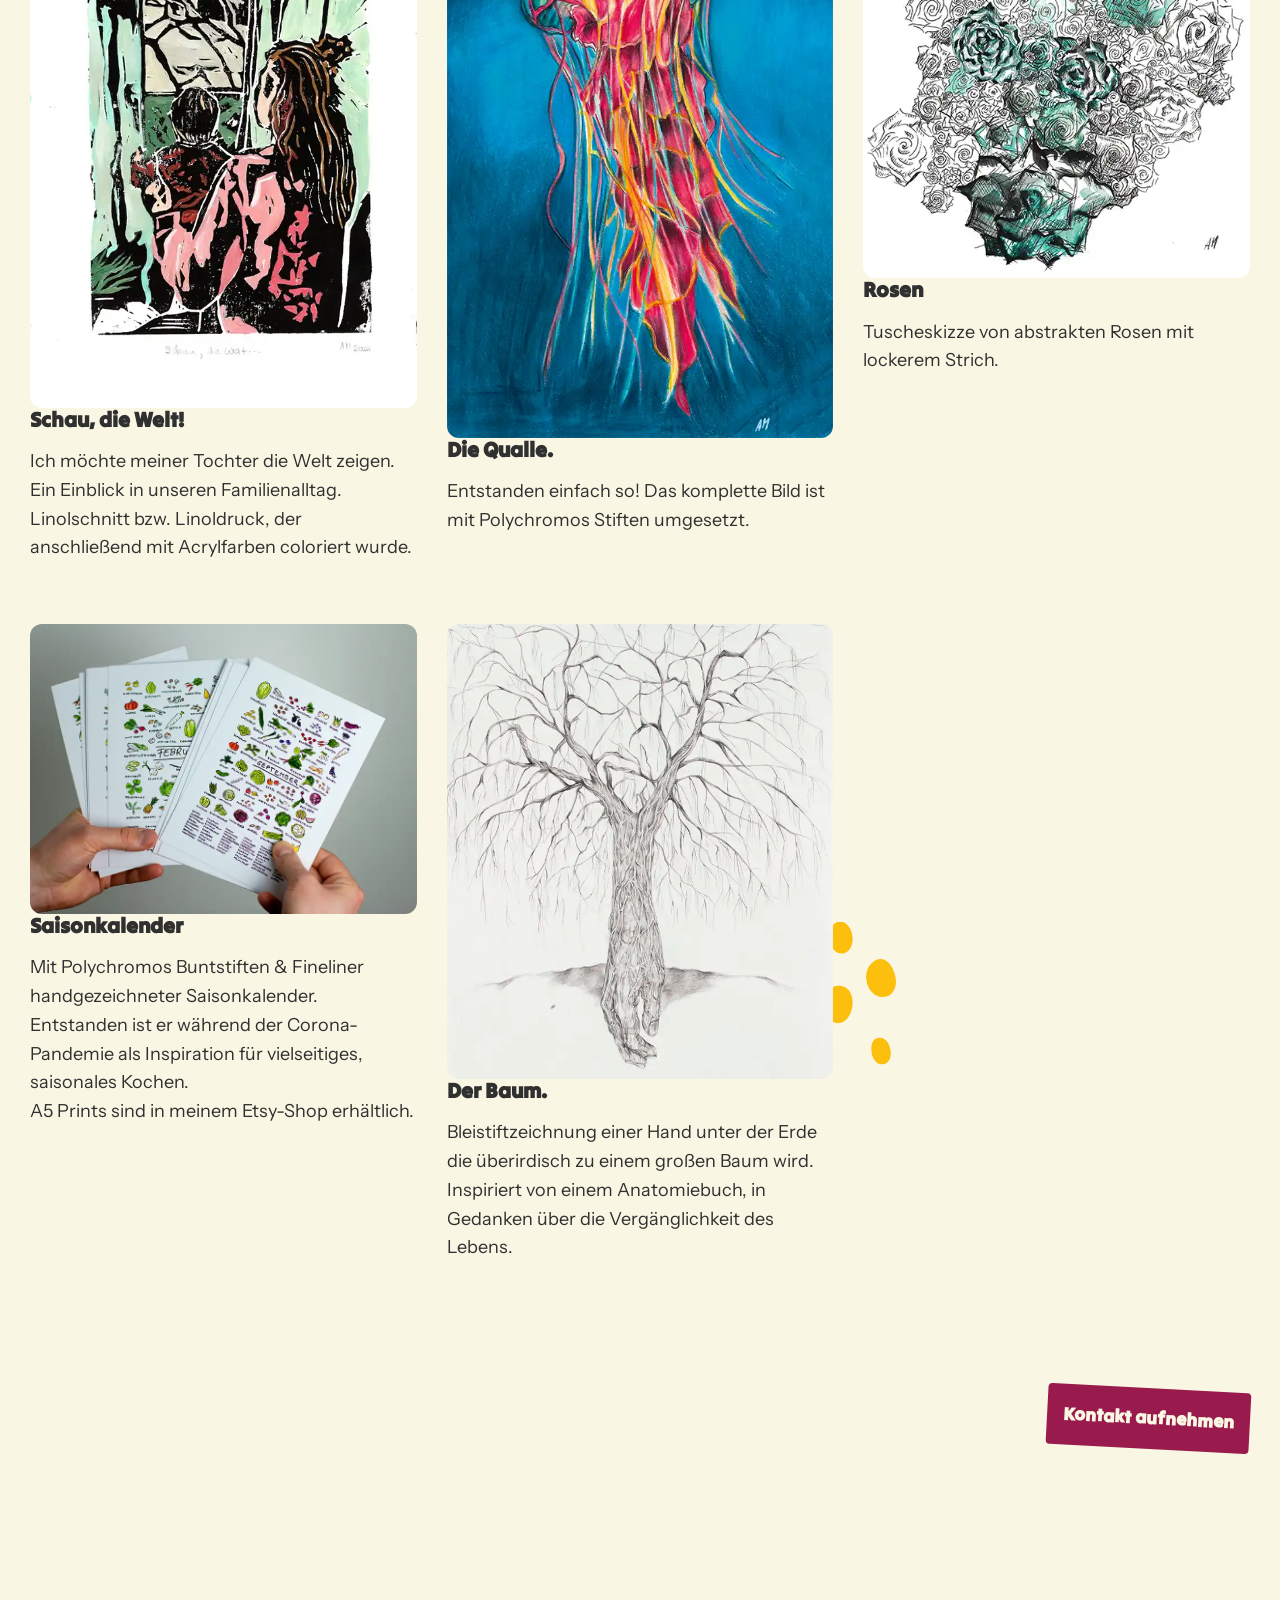
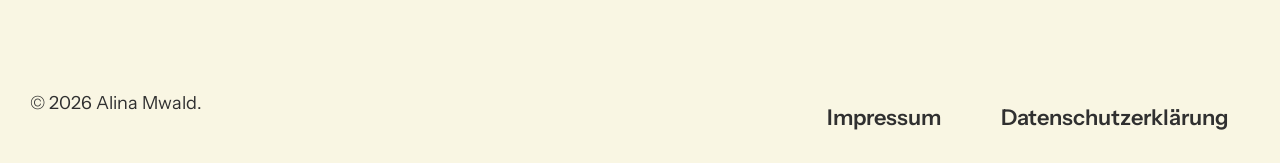
<file: work.html>
<!DOCTYPE html>
<html lang="de">

<head>
    <meta charset="UTF-8">
    <meta name="viewport" content="width=device-width, initial-scale=1.0">
    <meta name="description" content="Digitale Illustrationen und analoge Kunst. Entdecke kreative Projekte, Zeichnungen, Linoldrucke und persönliche Arbeiten.">

    <title>Einblick in die Arbeiten der Künstlerin</title>
    <link rel="stylesheet" href="css/main.css">
    <link rel="stylesheet" href="https://cdnjs.cloudflare.com/ajax/libs/font-awesome/4.7.0/css/font-awesome.min.css">
    <script src="js/script.js" defer></script>

    <link rel="icon" href="static/favicon/favicon.ico" sizes="any">
    <link rel="icon" href="static/favicon/favicon.svg" type="image/svg+xml">
    <link rel="apple-touch-icon" href="static/favicon/apple-touch-icon.png">
    <link rel="manifest" href="static/favicon/site.webmanifest">
    <meta name="theme-color" content="#F9F6E3">
</head>

<body>
    
    <header id="top">
    </header>

    <!-- Main Content -->
    <main>
        <section class="container">
            <h1 class="col-12 h1-subpage">Work</h1>
        </section>

        <!--Hero-Work-->
        <section class="hero-img-fullscreen">
            <img src="static/img/work/work-hero-oilpainting-window.webp" class="hero-img"
                alt="Ölmalerei verschiedener Natur- und Personenszenen in Kirchenfensteroptik" loading="lazy">
        </section>

        <section class="bg-dark slanted-bottom text-light">
            <div class="container wrapper">
                <div class="row">
                    <h2 class="col-12 section-title">Digital</h2>

                    <!--Decorative Element, can also be removed, no alt-text needed-->
                    <img src="static/img/deko/stars.svg" alt="" class="deco deco-stars-work deco-wiggle"
                        aria-hidden="true">

                    <p class="col-7 col-tablet-12 text-content">Digitale Illustrationen entstehen bei mir überwiegend in Photoshop. <br>
                        Hier findest du vor allem malerische, digitale Porträts und Tierillustrationen, die meinen
                        persönlichen
                        Illustrationsstil widerspiegeln. Dieser Stil begleitet mich seit rund zwei Jahren und macht mir
                        super viel Spaß.
                    </p>
                </div>
                <div class="row work-grid">

                    <div class="col-4">
                        <article>
                            <figure class="img-gallery">
                                <img src="static/img/index/work-overview_daisies-longhair-picnic.webp"
                                    alt="Digitale Illustration einer Frau die einen Korb hält und vor einer Blumenwiese steht"
                                    loading="lazy">
                                <figcaption class="sr-only">Frau mit Korb, träumerisch vor einer Blumenwiese</figcaption>
                            </figure>
                            <h3>Frau mit Korb</h3>
                            <p>Diese digitale Illustration entstand während meiner Schwangerschaft im Rahmen der
                                Zeichen-Challenge Facetober 2024. An jedem der 30 Challenge-Tage bildeten drei
                                vorgegebene Begriffe die kreative Grundlage für eine neue Illustration.<br>
                                Für dieses Motiv lauteten sie: Daisies, Long Hair und Picnic.
                            </p>
                        </article>
                    </div>

                    <div class="col-4">
                        <article>
                            <figure class="img-gallery">
                                <img src="static/img/work/gallery-facetober_gradient-afro-tattoo.webp"
                                    alt="Frau die lächelnd eine Kaffeetasse hält" loading="lazy">
                                <figcaption class="sr-only">Lächelnde Frau mit Kaffeetasse in der Hand</figcaption>
                            </figure>
                            <h3>Frau mit Kaffeetasse</h3>
                            <p>Auch diese digitale Illustration ist ein Resultat der Facetober Challenge 2024. Die
                                Begriffe Afro, Gradient und Tattoo dienten als kreative Inspiration für dieses Motiv.
                                <br>
                                Entstanden ist das Porträt einer entspannt wirkenden Frau mit pinken Haaren und einer
                                Kaffeetasse in der Hand.
                            </p>
                        </article>
                    </div>

                    <div class="col-4">
                        <article>
                            <figure class="img-gallery">
                                <img src="static/img/work/gallery-cats.webp"
                                    alt="Digital Illustration of two red cats chilling on a sofa" loading="lazy">
                                <figcaption class="sr-only">Zwei Katzen auf dem Sofa</figcaption>
                            </figure>
                            <h3>Katzen auf Sofa</h3>
                            <p>Die Katzen meiner Schwester – eine Illustration als Geburtstagsgeschenk.
                                Mehr gibts hier nicht zu sagen.
                            </p>
                        </article>
                    </div>
                    <div class="col-4">
                        <article>
                            <figure class="img-gallery">
                                <img src="static/img/work/gallery-facetober_woman-cat-moon.webp"
                                    alt="Frau mit Katze auf der Schulter vor Mond und Pflanzen" loading="lazy">
                                <figcaption class="sr-only">Digitale Illustration einer Frau mit Katze vor einem Mond.</figcaption>
                            </figure>
                            <h3>Catwoman</h3>
                            <p>Porträt einer Frau mit Katze und Mond, irgendwo zwischen verträumt, ruhig und
                                ein bisschen eigensinnig.</p>
                        </article>
                    </div>

                </div>

                <!--Decorative Elements, can also be removed, no alt-text needed-->
                <img src="static/img/deko/blobs-pink-1.svg" alt="" class="deco deco-work-blob1" aria-hidden="true">

            </div>
            <img src="static/img/deko/plant-blue-4.svg" alt="" class="deco deco-work-plant deco-wiggle"
                aria-hidden="true">
        </section>

        <section class="bg-light work-section-analog">
            <div class="container wrapper">

                <div class="row">
                    <h2 class="col-12 section-title">Analog</h2>

                    <p class="col-7 col-tablet-12 text-content">
                        Ich liebe es mit verschiedenen Techniken zu arbeiten. Deshalb findest du hier verschiedene
                        analoge Arbeiten.
                        Folgende Techniken verwende ich: Bleistiftzeichnung. Buntstiftzeichnung, Acrylmalerei,
                        Tuschezeichnung und Linolschnitt.
                        Ölmalerei wie im Titelbild ganz oben selten auch!
                    </p>

                </div>

                <div class="row work-grid">

                    <div class="col-4">
                        <article>
                            <figure class="img-gallery">
                                <img src="static/img/work/gallery-mother-daughter.webp"
                                    alt="Linoldruck einer Mutter mit ihrer Tochter, coloriert mit Acryl."
                                    loading="lazy">
                                <figcaption class="sr-only">Linoldruck einer Mutter mit ihrer Tochter am Fenster</figcaption>
                            </figure>
                            <h3>Schau, die Welt!</h3>
                            <p>Ich möchte meiner Tochter die Welt zeigen. Ein Einblick in unseren Familienalltag.
                                Linolschnitt bzw. Linoldruck, der anschließend mit Acrylfarben coloriert wurde.
                            </p>
                        </article>
                    </div>

                    <div class="col-4">
                        <article>
                            <figure class="img-gallery">
                                <img src="static/img/work/gallery-jellyfish.webp"
                                    alt="Mit Buntstiften gezeichnete Qualle in grellen Farben" loading="lazy">
                                <figcaption class="sr-only">Mit Buntstiften gezeichnete Qualle in grellen Farben</figcaption>
                            </figure>
                            <h3>Die Qualle.</h3>
                            <p>Entstanden einfach so! Das komplette Bild ist mit Polychromos Stiften umgesetzt.</p>
                        </article>
                    </div>

                    <div class="col-4">
                        <article>
                            <figure class="img-gallery">
                                <img src="static/img/work/gallery-roses.webp"
                                    alt="Tuschezeichnung von abstrakten Rosen mit lockerem Strich" loading="lazy">
                                <figcaption class="sr-only">Tuschezeichnung von abstrakten Rosen mit lockerem Strich</figcaption>
                            </figure>
                            <h3>Rosen</h3>
                            <p>Tuscheskizze von abstrakten Rosen mit lockerem Strich.</p>
                        </article>
                    </div>

                    <div class="col-4">
                        <article>
                            <figure class="img-gallery">
                                <img src="static/img/work/gallery-seasonal-calendar.webp"
                                    alt="Handgezeichneter Saisonkalender" loading="lazy">
                                <figcaption class="sr-only">Handgezeichneter Saisonkalender</figcaption>
                            </figure>
                            <h3>Saisonkalender</h3>
                            <p>Mit Polychromos Buntstiften & Fineliner handgezeichneter Saisonkalender.
                                Entstanden ist er während der Corona-Pandemie als Inspiration für vielseitiges,
                                saisonales Kochen. <br>
                                A5 Prints sind in meinem Etsy-Shop erhältlich.
                            </p>
                        </article>
                    </div>

                    <div class="col-4">
                        <article>
                            <figure class="img-gallery">
                                <img src="static/img/work/gallery-pencil-hands-tree.webp"
                                    alt="Bleistiftzeichnung einer Hand unter der Erde mit Adern die überirdisch zu einem Baum wird"
                                    loading="lazy">
                                <figcaption class="sr-only">Bleistiftzeichnung einer Hand unter der Erde die überirdisch zu einem großen Baum wird</figcaption>
                            </figure>
                            <h3>Der Baum.</h3>
                            <p>Bleistiftzeichnung einer Hand unter der Erde die überirdisch zu einem großen Baum wird.
                                Inspiriert von einem Anatomiebuch, in Gedanken über die Vergänglichkeit des Lebens.
                            </p>
                        </article>
                    </div>

                    <div class="col-12 contact-actions">
                        <a href="index.html#contact" class="btn btn-secondary">
                            Kontakt aufnehmen
                        </a>
                    </div>

                </div>

                <!-- Deco -->
                <img src="static/img/deko/blob-yellow.svg" alt="" aria-hidden="true" class="deco deco-work-yellow-blob">
            </div>
        </section>

    </main>

    <footer>
    </footer>

</body>

</html>
</file>
<file: css/main.css>
@import url('fonts.css');
@import url('headlines.css');
@import url('nav.css');
@import url('footer.css');
@import url('grid.css');
@import url('deco.css');
@import url('custom.css');
@import url('imgs.css');
@import url('buttons.css');
@import url('animations.css');
@import url('error.css');
</file>
